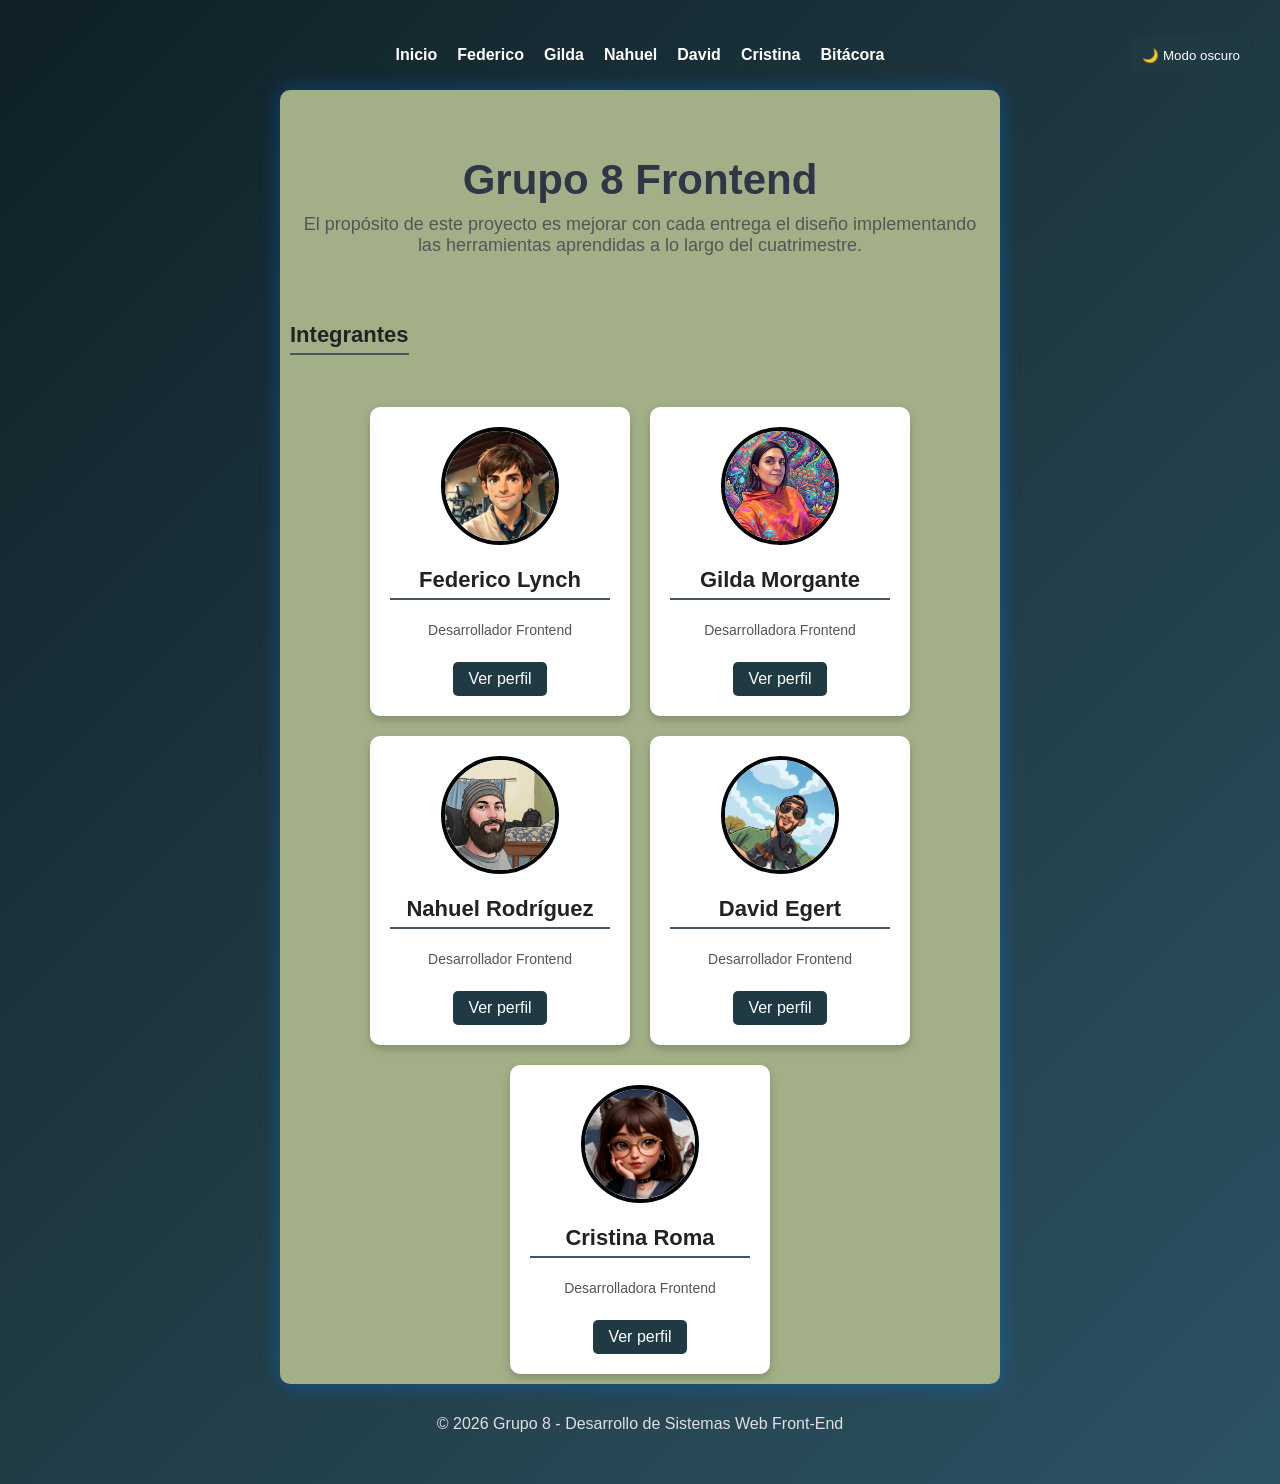
<file: index.html>
<!DOCTYPE html>
<html lang="es">

<head>
  <meta charset="UTF-8">
  <title>TP1 Web Grupo 8</title>
  <!-- FUENTE -->
  <link rel="preconnect" href="https://fonts.googleapis.com">
  <link rel="preconnect" href="https://fonts.gstatic.com" crossorigin>
  <link
    href="https://fonts.googleapis.com/css2?family=Google+Sans+Flex:opsz,wght@6..144,1..1000&family=Jost:ital,wght@0,100..900;1,100..900&display=swap"
    rel="stylesheet">

  <link rel="stylesheet" href="css/estilos.css">
</head>

<body>

  <div id="header"></div>

  <main>

    <!-- PORTADA -->
    <section class="portada">
      <section class="presentacion">
        <h1> Grupo 8 Frontend </h1>
        <p>El propósito de este proyecto es mejorar con cada entrega el diseño implementando las herramientas aprendidas a lo largo del cuatrimestre.</p>
      </section>
    </section>

    <!-- INTEGRANTES -->
    <section>
      <div class="titulo-integrantes">
        <h3>Integrantes</h3>
      </div>
      <!--<button onclick="mostrarBienvenida()">Hacé clic</button>-->
      <p id="mensaje-index"></p>

      <section class="contenedor-tarjetas" id="contenedor-tarjetas">
      </section>
    </section>
  </main>

  <div id="footer"></div>

  <script src="/js/script.js"></script>
  <!--<script>
    function mostrarBienvenida() {
      document.getElementById("mensaje-index").innerText = "Bienvenidos a la portada del Grupo 8";
    }
  </script>-->

</body>
</html>
</file>
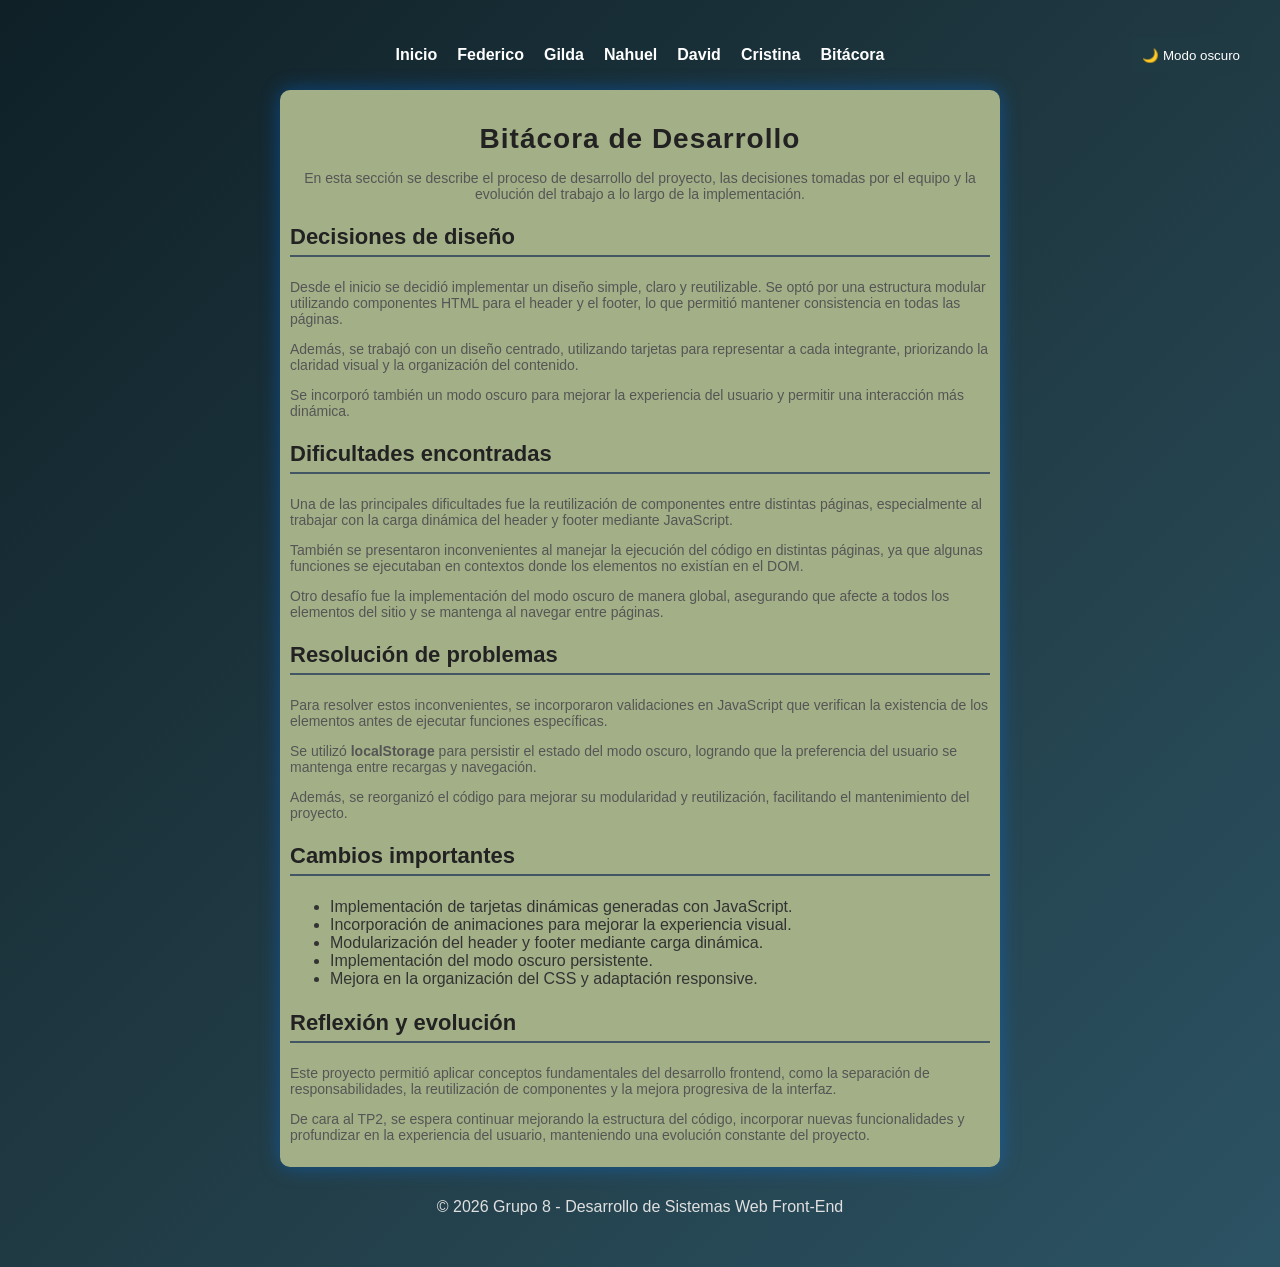
<file: bitacora.html>
<!DOCTYPE html>

<html lang="es">
<head>
  <meta charset="UTF-8">
  <title>Bitácora - Grupo 8</title>
  <!-- FUENTE -->
  <link rel="preconnect" href="https://fonts.googleapis.com">
  <link rel="preconnect" href="https://fonts.gstatic.com" crossorigin>
  <link
    href="https://fonts.googleapis.com/css2?family=Google+Sans+Flex:opsz,wght@6..144,1..1000&family=Jost:ital,wght@0,100..900;1,100..900&display=swap"
    rel="stylesheet">

  <link rel="stylesheet" href="css/estilos.css">
</head>

<body>

  <div id="header"></div>

  <main class="perfil">

    <section class="perfil-principal">
    <h2>Bitácora de Desarrollo</h2>
    <p>En esta sección se describe el proceso de desarrollo del proyecto, las decisiones tomadas por el equipo y la evolución del trabajo a lo largo de la implementación.</p>
    </section>

    <section>
    <h3>Decisiones de diseño</h3>
    <p>
        Desde el inicio se decidió implementar un diseño simple, claro y reutilizable. 
        Se optó por una estructura modular utilizando componentes HTML para el header y el footer, 
        lo que permitió mantener consistencia en todas las páginas.
    </p>
    <p>
        Además, se trabajó con un diseño centrado, utilizando tarjetas para representar a cada integrante, 
        priorizando la claridad visual y la organización del contenido.
    </p>
    <p>
        Se incorporó también un modo oscuro para mejorar la experiencia del usuario y permitir una interacción más dinámica.
    </p>
    </section>

    <section>
    <h3>Dificultades encontradas</h3>
    <p>
        Una de las principales dificultades fue la reutilización de componentes entre distintas páginas, 
        especialmente al trabajar con la carga dinámica del header y footer mediante JavaScript.
    </p>
    <p>
        También se presentaron inconvenientes al manejar la ejecución del código en distintas páginas, 
        ya que algunas funciones se ejecutaban en contextos donde los elementos no existían en el DOM.
    </p>
    <p>
        Otro desafío fue la implementación del modo oscuro de manera global, asegurando que afecte a todos los elementos del sitio y se mantenga al navegar entre páginas.
    </p>
    </section>

    <section>
    <h3>Resolución de problemas</h3>
    <p>
        Para resolver estos inconvenientes, se incorporaron validaciones en JavaScript que verifican la existencia de los elementos antes de ejecutar funciones específicas.
    </p>
    <p>
        Se utilizó <strong>localStorage</strong> para persistir el estado del modo oscuro, logrando que la preferencia del usuario se mantenga entre recargas y navegación.
    </p>
    <p>
        Además, se reorganizó el código para mejorar su modularidad y reutilización, facilitando el mantenimiento del proyecto.
    </p>
    </section>

    <section>
    <h3>Cambios importantes</h3>
    <ul>
        <li>Implementación de tarjetas dinámicas generadas con JavaScript.</li>
        <li>Incorporación de animaciones para mejorar la experiencia visual.</li>
        <li>Modularización del header y footer mediante carga dinámica.</li>
        <li>Implementación del modo oscuro persistente.</li>
        <li>Mejora en la organización del CSS y adaptación responsive.</li>
    </ul>
    </section>
 
    <section>
    <h3>Reflexión y evolución</h3>
    <p>
        Este proyecto permitió aplicar conceptos fundamentales del desarrollo frontend, como la separación de responsabilidades, 
        la reutilización de componentes y la mejora progresiva de la interfaz.
    </p>
    <p>
        De cara al TP2, se espera continuar mejorando la estructura del código, incorporar nuevas funcionalidades y profundizar en la experiencia del usuario, 
        manteniendo una evolución constante del proyecto.
    </p>
    </section>

  </main>

  <div id="footer"></div>

  <script src="js/script.js"></script>

</body>
</html>
</file>
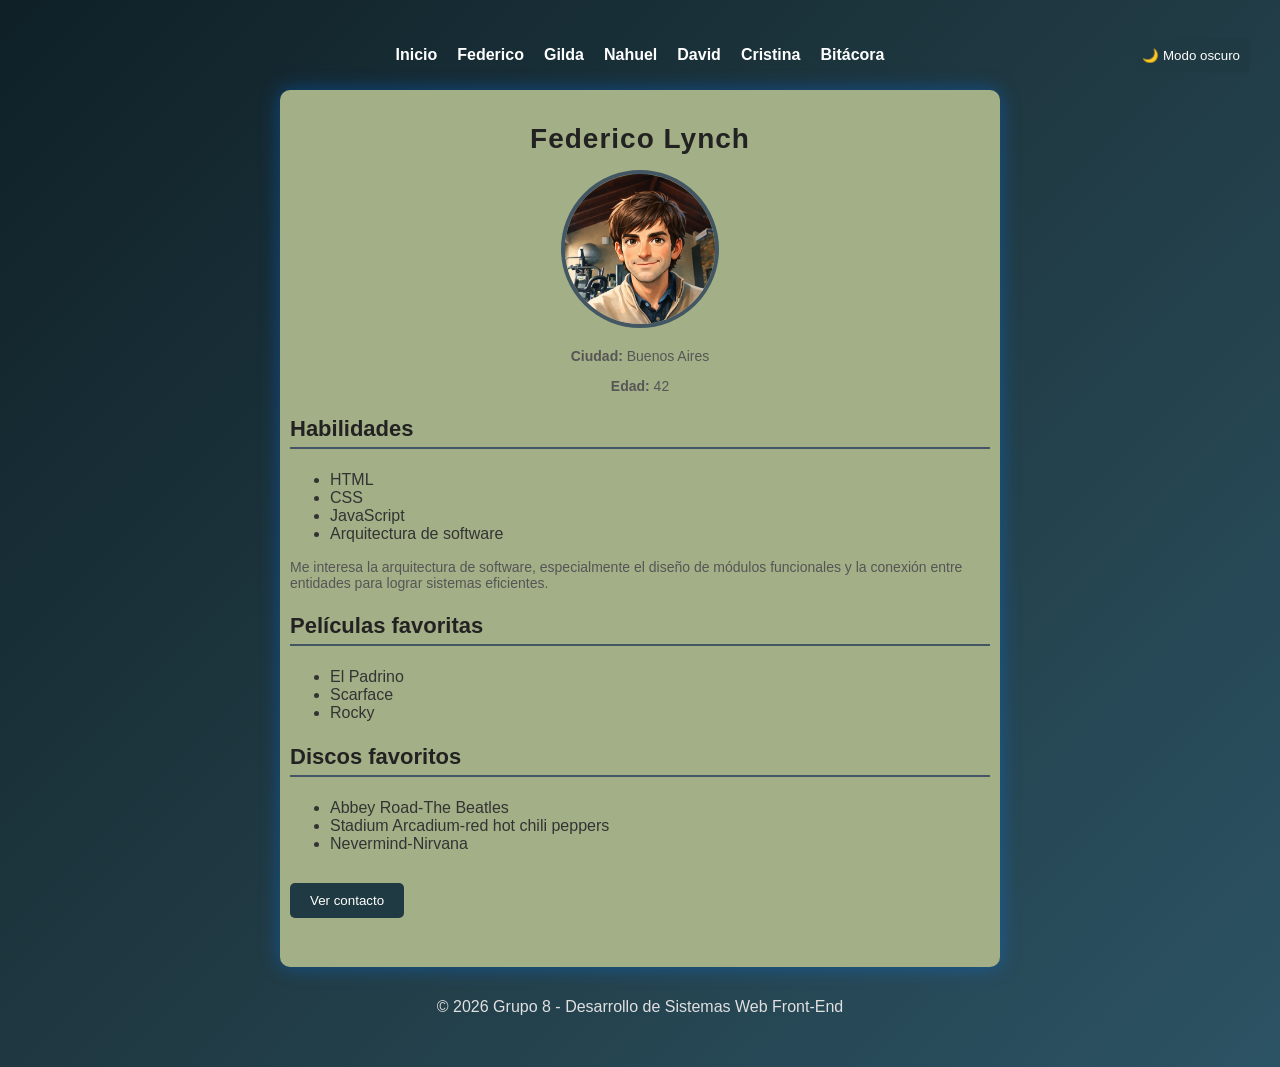
<file: integrante1.html>
<!DOCTYPE html>
<html lang="es">
  
<head>
  <meta charset="UTF-8">
  <title>Federico Lynch- Grupo 8</title>
  <!-- FUENTE -->
  <link rel="preconnect" href="https://fonts.googleapis.com">
  <link rel="preconnect" href="https://fonts.gstatic.com" crossorigin>
  <link
    href="https://fonts.googleapis.com/css2?family=Google+Sans+Flex:opsz,wght@6..144,1..1000&family=Jost:ital,wght@0,100..900;1,100..900&display=swap"
    rel="stylesheet">

  <link rel="stylesheet" href="css/estilos.css">
</head>

<body>

<div id="header"></div>

  <main class="perfil">

    <section class="perfil-principal">
      <h2>Federico Lynch</h2>
      <img src="img/avatar_fede.png" alt="Foto de perfil" class="avatar">

      <p><strong>Ciudad:</strong> Buenos Aires</p>
      <p><strong>Edad:</strong> 42</p>
    </section>

    <section>
      <h3>Habilidades</h3>  
     <ul>
  <li>HTML</li>
  <li>CSS</li>
  <li>JavaScript</li>
  <li>Arquitectura de software</li>
</ul>

<p>Me interesa la arquitectura de software, especialmente el diseño de módulos funcionales y la conexión entre entidades para lograr sistemas eficientes.</p>
    <section>
      <h3>Películas favoritas</h3>
      <ul>
        <li>El Padrino</li>
        <li>Scarface</li>
        <li>Rocky</li>
      </ul>
    </section>

    <section>
      <h3>Discos favoritos</h3>
      <ul>
        <li>Abbey Road-The Beatles</li>
        <li>Stadium Arcadium-red hot chili peppers</li>
        <li>Nevermind-Nirvana</li>
      </ul>
    </section>

    <!-- INTERACCIÓN JS (obligatoria) -->
   <section class="interaccion">
    <button onclick="toggleContacto()" id="btn-contacto">
     Ver contacto
     </button>
      <div id="info-contacto" class="oculto">
        <p><strong>Teléfono:</strong> +54 9 XXXXXXXXX</p>
        <p><strong>Email:</strong> Flynch@gmail.com</p>
      </div>
    </section>

  </main>

  <div id="footer"></div>

  <script src="js/script.js"></script>

</body>
</html>
</file>
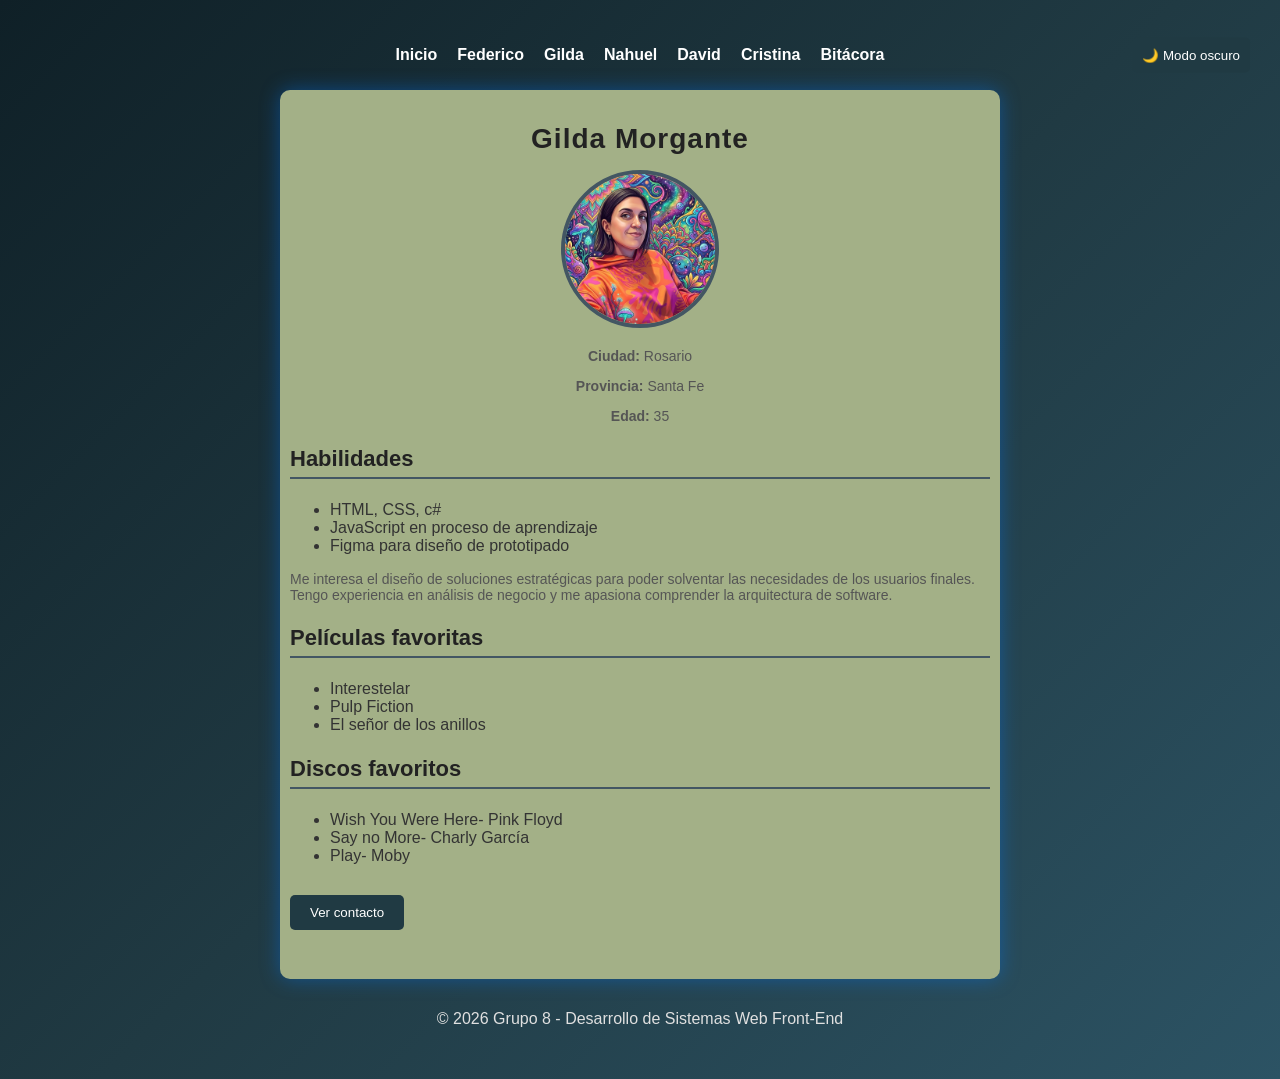
<file: integrante2.html>
<!DOCTYPE html>
<html lang="es">

<head>
  <meta charset="UTF-8">
  <title>Gilda Morgante - grupo 8</title>
  <!--Fuente-->

  <link rel="preconnect" href="https://fonts.googleapis.com">
  <link rel="preconnect" href="https://fonts.gstatic.com" crossorigin>
  <link 
    href="https://fonts.googleapis.com/css2?family=Google+Sans+Flex:opsz,wght@6..144,1..1000&family=Jost:ital,wght@0,100..900;1,100..900&display=swap"
    rel="stylesheet">

  <link rel="stylesheet" href="css/estilos.css">
</head>

<body>

<div id="header"></div>

<main class="perfil">

  <!-- PRESENTACIÓN -->
 <section class="perfil-principal">
  
  <h2>Gilda Morgante</h2>

  <img src="img/avatar_Gilda.jpg" alt="Foto de Gilda" class="avatar">

  <p><strong>Ciudad:</strong> Rosario </p>
  <p><strong>Provincia:</strong> Santa Fe</p>
  <p><strong>Edad:</strong> 35</p>

</section>

  <!-- HABILIDADES -->
  <section>
    <h3>Habilidades</h3>
    <ul>
      <li>HTML, CSS, c#</li>
      <li>JavaScript en proceso de aprendizaje</li>
      <li>Figma para diseño de prototipado </li>
    </ul>

    <p class="descripcion">
      Me interesa el diseño de soluciones estratégicas para poder solventar las necesidades de los usuarios finales. Tengo experiencia
      en análisis de negocio y me apasiona comprender la arquitectura de software. 
    </p>
  </section>

  <!-- PELÍCULAS -->
  <section>
    <h3>Películas favoritas</h3>
    <ul>
      <li>Interestelar</li>
      <li>Pulp Fiction</li>
      <li>El señor de los anillos</li>
    </ul>
  </section>

  <!-- DISCOS -->
  <section>
    <h3>Discos favoritos</h3>
    <ul>
      <li>Wish You Were Here- Pink Floyd </li>
      <li>Say no More- Charly García</li>
      <li>Play- Moby</li>
    </ul>
  </section>



  <!-- INTERACCIÓN JS OBLIGATORIA -->
  <section class="interaccion">
    <button onclick="toggleContacto()" id="btn-contacto">
     Ver contacto
     </button>
      <div id="info-contacto" class="oculto">
        <p><strong>Teléfono:</strong> +54 9 341 5846415</p>
        <p><strong>Email:</strong> morgantegilda@gmail.com</p>
      </div>

    </section>

</main>

<div id="footer"></div>

<script src="js/script.js"></script>

</body>
</html>
</file>
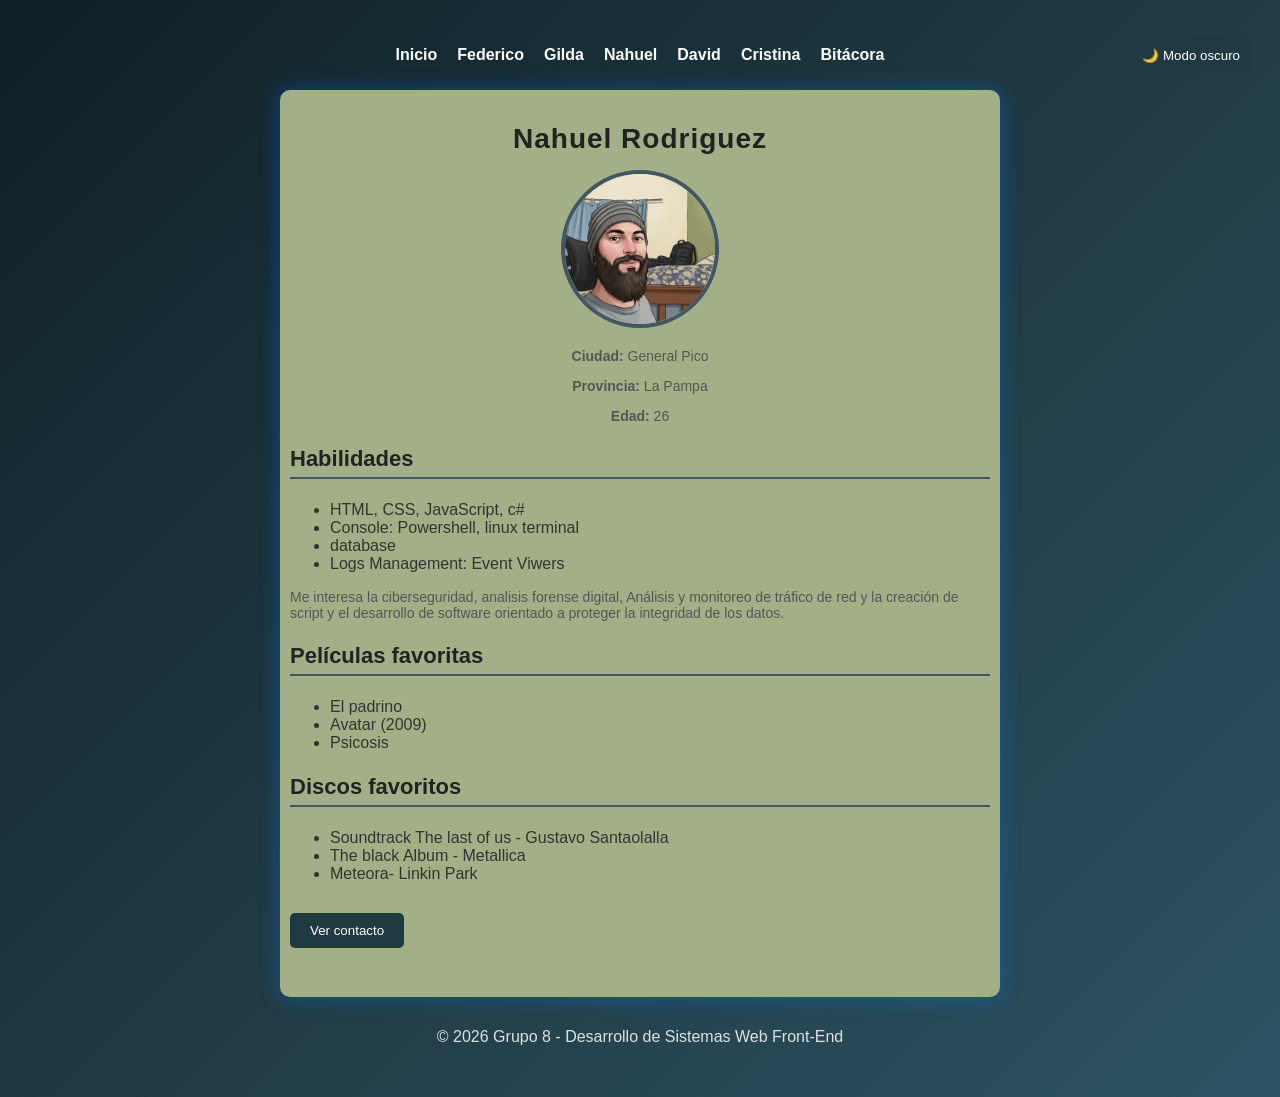
<file: integrante3.html>
<!DOCTYPE html>
<html lang="es">

<head>
  <meta charset="UTF-8">
  <title>Nahuel Rodriguez - grupo 8</title>
  <!-- FUENTE -->
  <link rel="preconnect" href="https://fonts.googleapis.com">
  <link rel="preconnect" href="https://fonts.gstatic.com" crossorigin>
  <link
    href="https://fonts.googleapis.com/css2?family=Google+Sans+Flex:opsz,wght@6..144,1..1000&family=Jost:ital,wght@0,100..900;1,100..900&display=swap"
    rel="stylesheet">

  <link rel="stylesheet" href="css/estilos.css">
</head>

<body>

<div id="header"></div>

<main class="perfil">

  <!-- PRESENTACIÓN -->
 <section class="perfil-principal">
  
  <h2>Nahuel Rodriguez</h2>

  <img src="img/avatar_nahuel.jpg" alt="Foto de nahuel" class="avatar">

  <p><strong>Ciudad:</strong> General Pico </p>
  <p><strong>Provincia:</strong> La Pampa</p>
  <p><strong>Edad:</strong> 26</p>

</section>

  <!-- HABILIDADES -->
  <section>
    <h3>Habilidades</h3>
    <ul>
      <li>HTML, CSS, JavaScript, c#</li>
      <li>Console: Powershell, linux terminal</li>
      <li>database </li>
      <li>Logs Management: Event Viwers</li>
    </ul>

    <p class="descripcion">
      Me interesa la ciberseguridad, analisis forense digital, Análisis y monitoreo de tráfico de red y la creación de script
      y el desarrollo de software orientado a proteger la integridad de los datos.
    </p>
  </section>

  <!-- PELÍCULAS -->
  <section>
    <h3>Películas favoritas</h3>
    <ul>
      <li>El padrino</li>
      <li>Avatar (2009)</li>
      <li>Psicosis</li>
    </ul>
  </section>

  <!-- DISCOS -->
  <section>
    <h3>Discos favoritos</h3>
    <ul>
      <li>Soundtrack The last of us - Gustavo Santaolalla</li>
      <li>The black Album - Metallica</li>
      <li>Meteora- Linkin Park</li>
    </ul>
  </section>

  <!-- INTERACCIÓN JS OBLIGATORIA -->
  <section class="interaccion">
    <button onclick="toggleContacto()" id="btn-contacto">
     Ver contacto
     </button>
      <div id="info-contacto" class="oculto">
        <p><strong>Teléfono:</strong> +54 9 xxxxxxxxxxxx</p>
        <p><strong>Email:</strong> nrodriguez@gmail.com</p>
      </div>
      
    </section>

</main>

<div id="footer"></div>

<script src="js/script.js"></script>

</body>
</html>
</file>
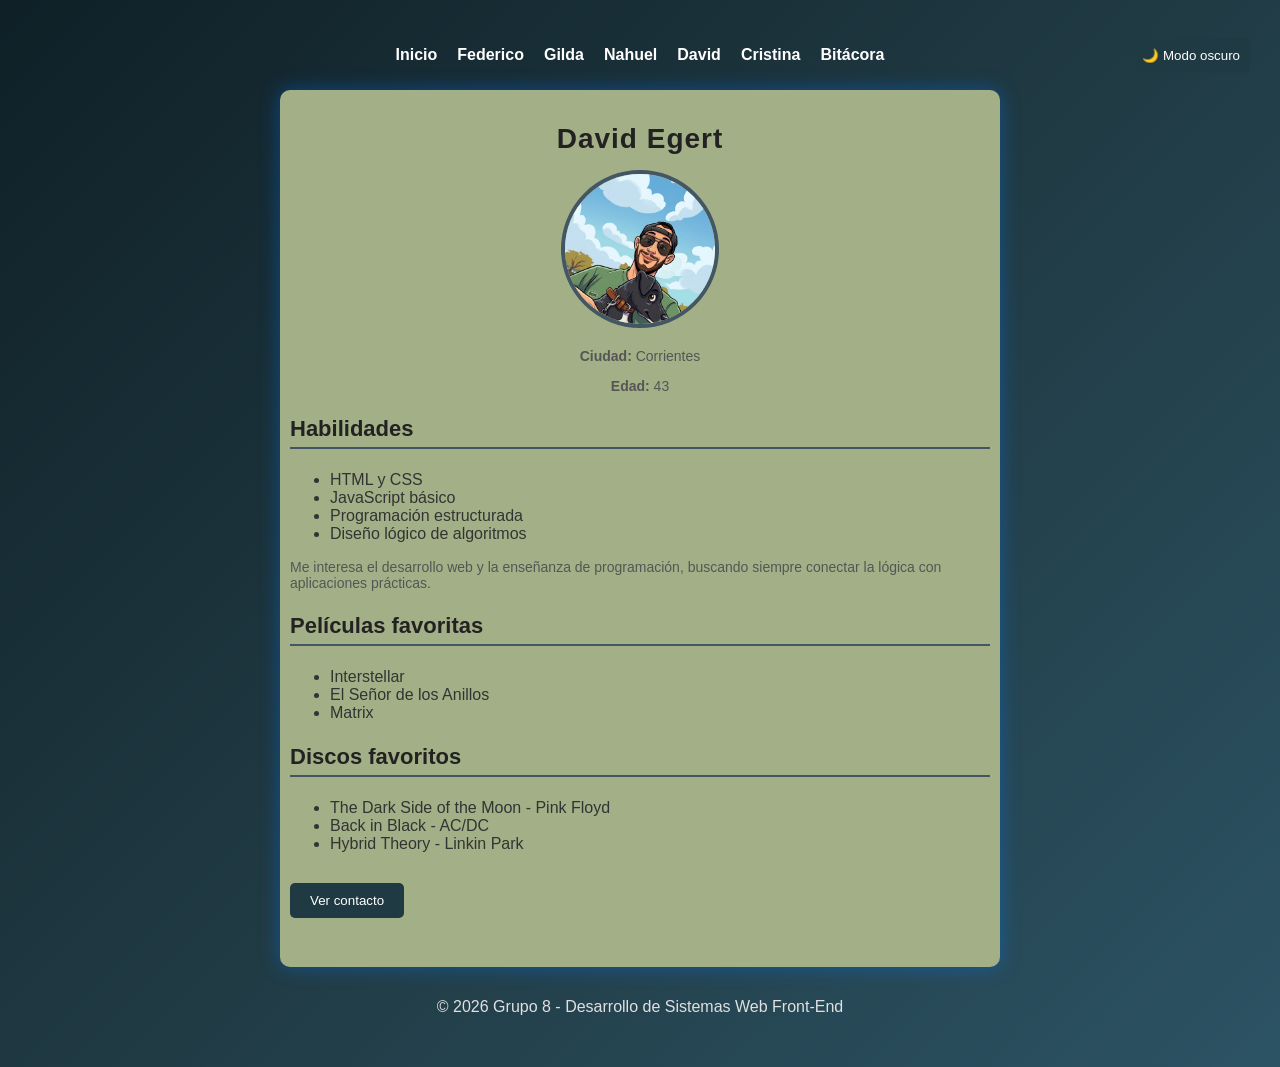
<file: integrante4.html>
<!DOCTYPE html>
<html lang="es">

<head>
  <meta charset="UTF-8">
  <title>David Egert - Grupo 8</title>
  <!-- FUENTE -->
  <link rel="preconnect" href="https://fonts.googleapis.com">
  <link rel="preconnect" href="https://fonts.gstatic.com" crossorigin>
  <link
    href="https://fonts.googleapis.com/css2?family=Google+Sans+Flex:opsz,wght@6..144,1..1000&family=Jost:ital,wght@0,100..900;1,100..900&display=swap"
    rel="stylesheet">

  <link rel="stylesheet" href="css/estilos.css">
</head>

<body>

<div id="header"></div>

<main class="perfil">

  <!-- PRESENTACIÓN -->
 <section class="perfil-principal">
  
  <h2>David Egert</h2>

  <img src="img/avatar_david.png" alt="Foto de David" class="avatar">

  <p><strong>Ciudad:</strong> Corrientes</p>
  <p><strong>Edad:</strong> 43 </p>

</section>

  <!-- HABILIDADES -->
  <section>
    <h3>Habilidades</h3>
    <ul>
      <li>HTML y CSS</li>
      <li>JavaScript básico</li>
      <li>Programación estructurada</li>
      <li>Diseño lógico de algoritmos</li>
    </ul>

    <p class="descripcion">
      Me interesa el desarrollo web y la enseñanza de programación,
      buscando siempre conectar la lógica con aplicaciones prácticas.
    </p>
  </section>

  <!-- PELÍCULAS -->
  <section>
    <h3>Películas favoritas</h3>
    <ul>
      <li>Interstellar</li>
      <li>El Señor de los Anillos</li>
      <li>Matrix</li>
    </ul>
  </section>

  <!-- DISCOS -->
  <section>
    <h3>Discos favoritos</h3>
    <ul>
      <li>The Dark Side of the Moon - Pink Floyd</li>
      <li>Back in Black - AC/DC</li>
      <li>Hybrid Theory - Linkin Park</li>
    </ul>
  </section>

    <!-- INTERACCIÓN JS (obligatoria) -->
   <section class="interaccion">
    <button onclick="toggleContacto()" id="btn-contacto">
     Ver contacto
     </button>

      <div id="info-contacto" class="oculto">
        <p><strong>Teléfono:</strong> +54 9 XXXXXXXXX</p>
        <p><strong>Email:</strong> Degert@gmail.com</p>
      </div>
    </section>

  </main>

<div id="footer"></div>

<script src="js/script.js"></script>

</body>
</html>
</file>
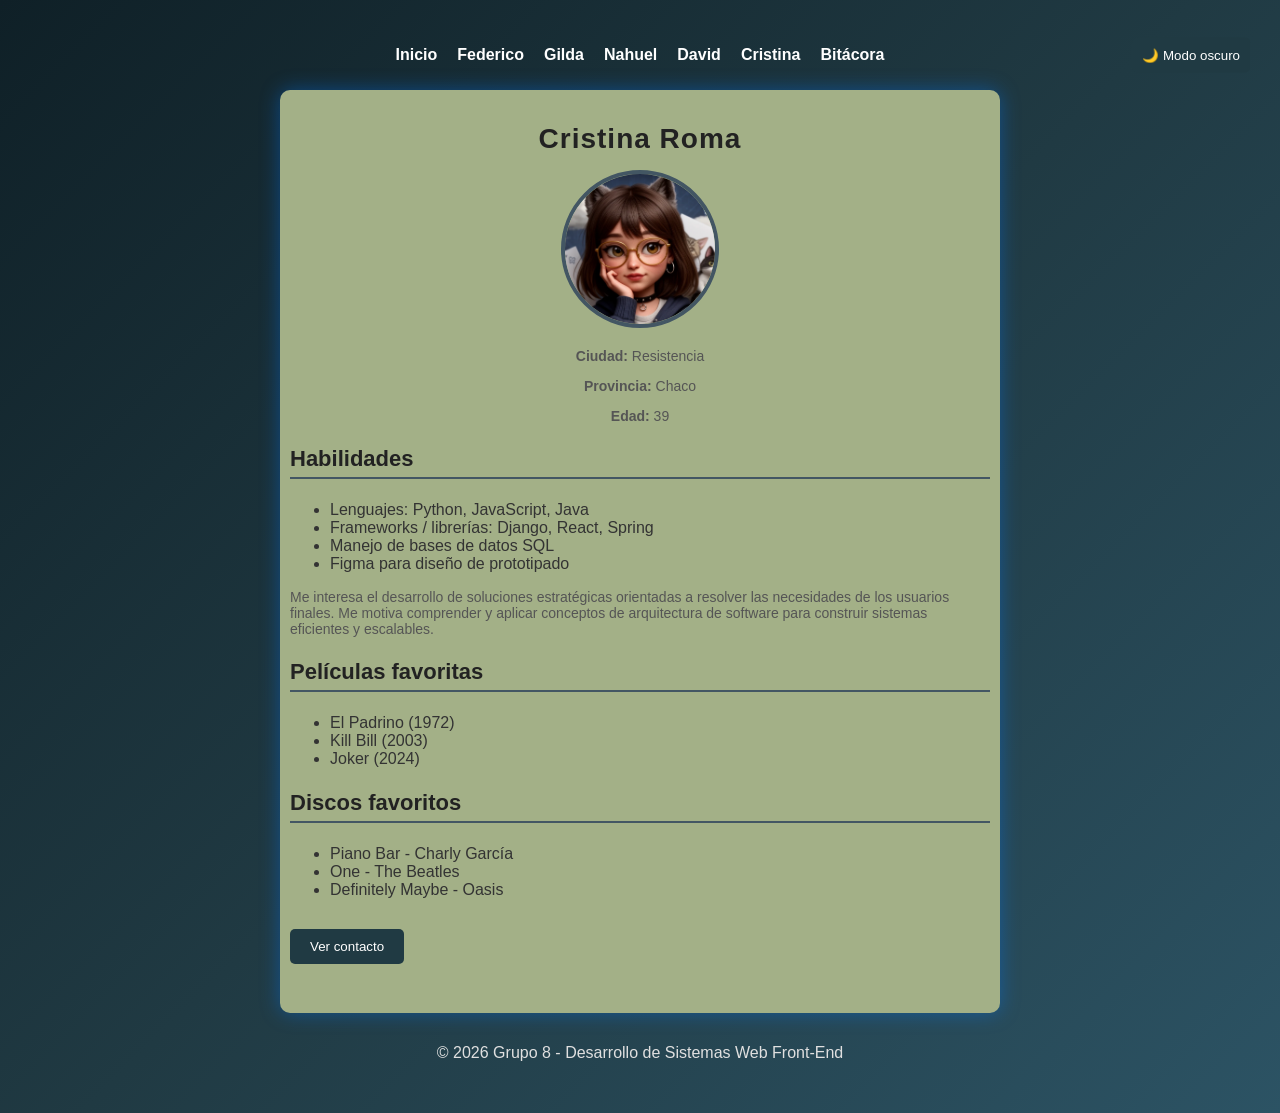
<file: integrante5.html>
<!DOCTYPE html>
<html lang="es">

<head>
  <meta charset="UTF-8">
  <title>Maria Cristina Roma - grupo 8</title>
  <!-- FUENTE -->
  <link rel="preconnect" href="https://fonts.googleapis.com">
  <link rel="preconnect" href="https://fonts.gstatic.com" crossorigin>
  <link
    href="https://fonts.googleapis.com/css2?family=Google+Sans+Flex:opsz,wght@6..144,1..1000&family=Jost:ital,wght@0,100..900;1,100..900&display=swap"
    rel="stylesheet">

  <link rel="stylesheet" href="css/estilos.css">
</head>

<body>

  <div id="header"></div>

  <main class="perfil">

    <!-- PRESENTACIÓN -->
    <section class="perfil-principal">

      <h2>Cristina Roma</h2>

      <img src="img/avatar_cristina.png" alt="Foto de Cristina" class="avatar">

      <p><strong>Ciudad:</strong> Resistencia</p>
      <p><strong>Provincia:</strong> Chaco</p>
      <p><strong>Edad:</strong> 39</p>

    </section>

    <!-- HABILIDADES -->
    <section>
      <h3>Habilidades</h3>
      <ul>
        <li>Lenguajes: Python, JavaScript, Java</li>
        <li>Frameworks / librerías: Django, React, Spring</li>
        <li>Manejo de bases de datos SQL</li>
        <li>Figma para diseño de prototipado </li>
      </ul>

      <p class="descripcion">
        Me interesa el desarrollo de soluciones estratégicas orientadas a resolver las necesidades de los usuarios
        finales. Me motiva comprender y aplicar conceptos de
        arquitectura de software para construir sistemas eficientes y escalables.
      </p>
    </section>

    <!-- PELÍCULAS -->
    <section>
      <h3>Películas favoritas</h3>
      <ul>
        <li>El Padrino (1972)</li>
        <li>Kill Bill (2003)</li>
        <li>Joker (2024)</li>
      </ul>
    </section>

    <!-- DISCOS -->
    <section>
      <h3>Discos favoritos</h3>
      <ul>
        <li>Piano Bar - Charly García </li>
        <li>One - The Beatles</li>
        <li>Definitely Maybe - Oasis</li>
      </ul>
    </section>

    <section>

      <button onclick="toggleContacto()" id="btn-contacto">
        Ver contacto
      </button>

      <div id="info-contacto" class="oculto">
        <p><strong>Teléfono:</strong> +54 9 379 4532046</p>
        <p><strong>Email:</strong> cris.apdg@gmail.com</p>
      </div>
    </section>

  </main>

  <div id="footer"></div>

  <script src="js/script.js"></script>

</body>

</html>
</file>
<file: css/estilos.css>
body {
  font-family: "Google Sans Flex", sans-serif;
  background: linear-gradient(135deg, #0f2027, #203a43, #2c5364);
  margin: 0;
  padding: 20px;
  color: #e0e0e0;
}

header {
  text-align: center;
  padding: 10px 10px;
  background: transparent; 
}

/* ===== MENU ===== */

.menu {
  list-style: none;
  padding: 0;
  display: flex;
  justify-content: center;
  gap: 20px;
}

.menu a {
  text-decoration: none;
  color: white;
  font-weight: bold;

  display: inline-block; 
  transition: transform 0.2s ease, color 0.2s ease;
}

.menu a:hover {
  color: #A3B087;
   transform: scale(1.1 );
}


/* =========================
   PORTADA CENTRADA
========================= */

.portada {
  display: flex;
  justify-content: center;
  align-items: center;
  text-align: center;
  min-height: 20vh;
}

/*.presentacion {
  background: hsla(245, 79%, 33%, 0.08);
  backdrop-filter: blur(12px);
  padding: 20px;
  border-radius: 15px;
  box-shadow: 0 0 25px rgba(0, 0, 0, 0.3);
  max-width: 300px;
}*/



.presentacion h1 {
  color: linear-gradient(135deg, #0f2027, #203a43, #2c5364);
  font-size: 42px;
  margin-bottom: 10px;
}

.presentacion p {
  color: linear-gradient(135deg, #0f2027, #203a43, #2c5364);
  font-size: 18px;
  margin-bottom: 10px;
}

.presentacion h2 {
  color: #000000;
  font-weight: 600;
}


/* ===== TARJETAS ===== */

.contenedor-tarjetas {
  display: flex;
  flex-wrap: wrap;
  gap: 20px;
  justify-content: center;
  margin-top: 30px;
}

.tarjeta {
  background: white;
  color: #333;
  padding: 20px;
  border-radius: 10px;
  width: 220px;
  text-align: center;
  box-shadow: 0 4px 10px rgba(0,0,0,0.2);
  opacity: 0;
  transform: translateY(20px);
  transition: opacity 0.5s ease, transform 0.5s ease;
}

.tarjeta.visible {
  opacity: 1;
  transform: translateY(0);
}

.avatar-card {
  width: 110px;
  height: 110px;
  object-fit: cover;
  border-radius: 50%;
  margin: 0 auto 15px auto;
  display: block;
  border: 4px solid #000507;
  transition: transform 0.3s ease;
}

/* Animación al pasar el mouse */
.tarjeta:hover .avatar-card {
  transform: scale(1.08);
}

.tarjeta:hover {
  transform: scale(1.05);
}

.boton {
  display: inline-block;
  margin-top: 10px;
  padding: 8px 15px;
  background: #203a43;
  color: white;
  text-decoration: none;
  border-radius: 5px;
}

.boton:hover {
  background:#203a43;
}


/* =========================
   MODO OSCURO GLOBAL
========================= */
.nav-principal {
  position: relative;
}

#btn-luz {
  position: absolute;
  right: 0;
  top: 50%;
  transform: translateY(-50%);
}

#btn-luz:hover {
  background-color: #435663;
}

.modo-tarjetas {
  background: #121212;
  color: #e0e0e0;
}

.modo-tarjetas main {
  background: #1e1e1e;
  color: #e0e0e0;
}

.modo-tarjetas h1,
.modo-tarjetas h2,
.modo-tarjetas h3 {
  color: #ffffff;
}

.modo-tarjetas p {
  color: #cccccc;
}

.modo-tarjetas header {
  background: transparent;
}

.modo-tarjetas .boton {
  background: #333;
}

.modo-tarjetas .boton:hover {
  background: #555;
}

.modo-tarjetas .tarjeta {
  background: #2a2a2a;
  color: #ffffff;
  box-shadow: 0 0 15px rgba(255,255,255,0.1);
}

.titulo-integrantes {
  display: flex;
  justify-content: space-between;
  align-items: center;
  margin-top: 20px;
}

/*--------------------------------------------------------------------------------------------*/
main {
  max-width: 600px;
  margin: auto;
  background: #A3B087;
  padding: 10px;
  border-radius: 10px;
  box-shadow: 0 0 20px rgba(0, 123, 255, 0.4);
  color: #333; 
}

main.perfil {
  opacity: 0;
  transform: translateY(20px);
  transition: all 0.6s ease;
}

main.perfil.visible {
  opacity: 1;
  transform: translateY(0);
}

h1 {
  color: #313647; /* claro para el fondo azul */

}

h2, h3 {
  color: #222; /* gris oscuro casi negro */

}

button {
  background-color: #203a43;
  color: white;
  border: none;
  padding: 10px;
  border-radius: 5px;
  cursor: pointer;
  font-family: "Google Sans Flex", sans-serif
}
section p {
  margin-top: 10px;
  color: #555;
  font-size: 14px;
}
h2 {
  text-align: center;
}

h3 {
  border-bottom: 2px solid #435663;
  padding-bottom: 5px;
}

button:hover {
  background-color: #435663;
}
.avatar {
  width: 150px;
  height: 150px;
  object-fit: cover;
  border-radius: 50%;
  display: block;
  margin: 0 auto 20px auto;
  border: 4px solid #435663;
  transition: 0.3s;
}

.avatar:hover {
  transform: scale(1.1);
}

footer {
  text-align: center;
  padding: 15px;
}


/* ===============================
   PERFIL DAVID (personalización leve)
================================ */

.perfil-principal h2 {
  text-align: center;
  margin-bottom: 15px;
  font-size: 28px;
  letter-spacing: 1px;
} 

.perfil-principal p {
  text-align: center;
}
                                                                 

/* ===============================
   PERFIL CRISTINA (Personalización)
================================ */

#info-contacto {
  opacity: 0;
  transform: translateY(-10px);
  max-height: 0;
  overflow: hidden;
  transition: all 0.4s ease;
}

#info-contacto.activo {
  opacity: 1;
  transform: translateY(0);
  max-height: 200px;
}

#btn-contacto {
  display: block;
  margin: 30px 0 15px 0;
  padding: 10px 20px;
  background-color: #203a43;
  color: white;
  border: none;
  border-radius: 5px;
  cursor: pointer;
  transition: 0.3s;
}

#btn-contacto:hover {
  background-color: #435663;
}

#info-contacto {
  margin-top: 10px;
  padding: 12px;
  border-radius: 8px;
  transition: opacity 0.4s ease, transform 0.4s ease;
}

/* Responsive */
@media (max-width: 400px) {
  #btn-contacto {
    width: 100%;
    font-size: 16px;
  }
}

/* =========================
   RESPONSIVE DESIGN
   ========================= */

/* Celulares pequeños */
@media (max-width: 400px) {
  body {
    padding: 10px;
  }

  main {
    width: 100%;
    padding: 15px;
  }

  h1 {
    font-size: 28px;
  }

  h2 {
    font-size: 22px;
  }

  h3 {
    font-size: 18px;
  }

  .avatar {
    width: 120px;
    height: 120px;
  }

  nav a {
    display: inline-block;
    margin-bottom: 8px;
  }
}

/* Tablets y pantallas medianas */
@media (min-width: 401px) and (max-width: 900px) {
  body {
    padding: 15px;
  }

  main {
    max-width: 90%;
  }

  .avatar {
    width: 140px;
    height: 140px;
  }
}

/* Escritorio grande */
@media (min-width: 1200px) {
  main {
    max-width: 700px;
  }

  h1 {
    font-size: 42px;
  }

  h2 {
    font-size: 28px;
  }

  h3 {
    font-size: 22px;
  }
}
</file>
